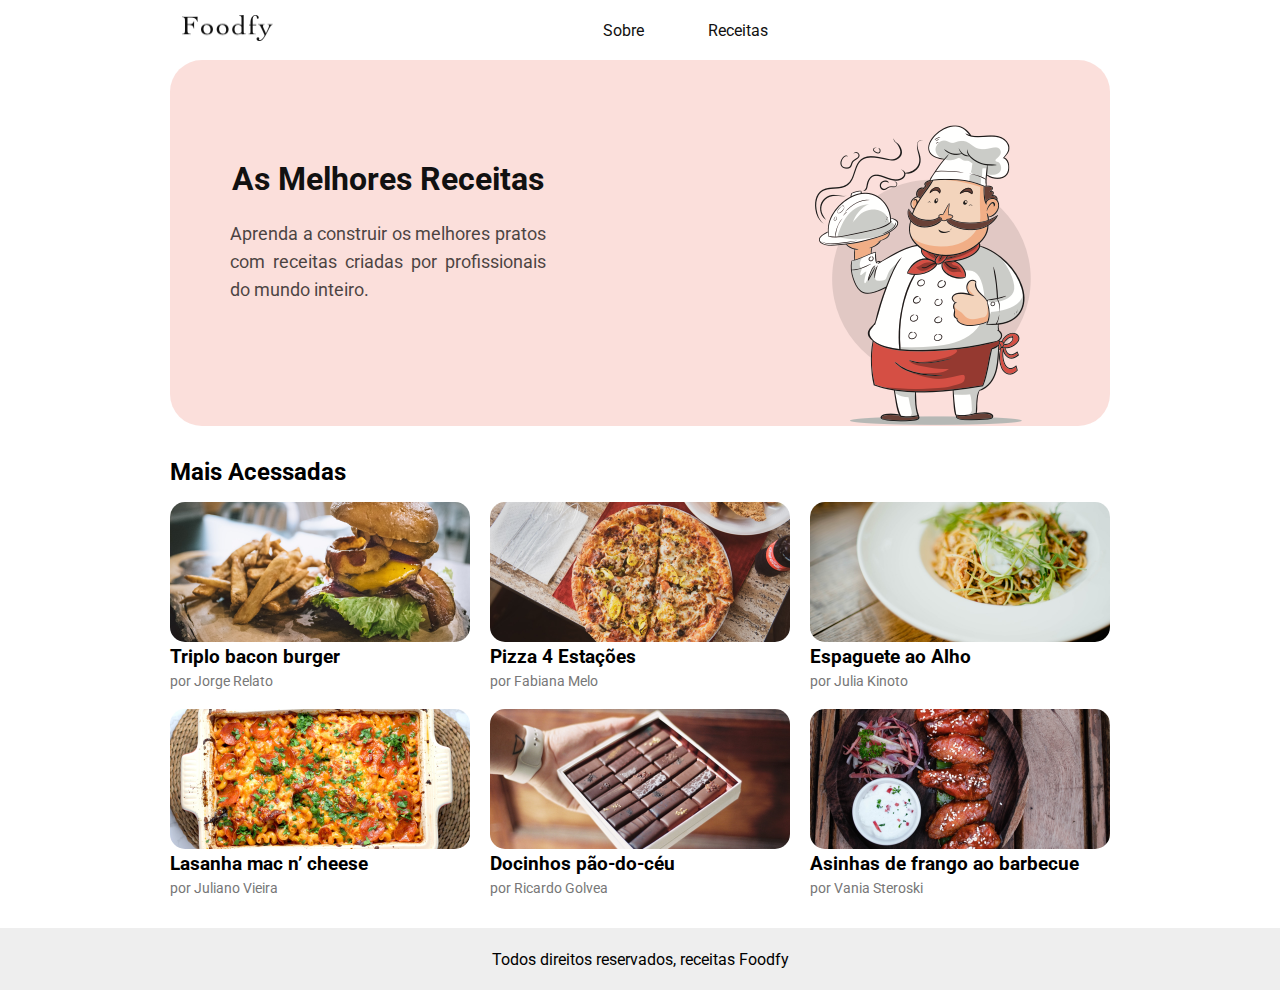
<file: index.html>
<!DOCTYPE html>
<html lang="en">
<head>
    <meta charset="UTF-8">
    <meta name="viewport" content="width=device-width, initial-scale=1.0">
    <title>Foodfy</title>

    <link href="https://fonts.googleapis.com/css2?family=Roboto:wght@100;300;400;500;700;900&display=swap" rel="stylesheet">
    <link rel="stylesheet" href="style.css">

</head>
<body>

    <header>
            <a href="index.html"><img src="./layouts/assets/logo.png" alt="logofoodfy">
            </a>

        <div class="links">
            <a href="about.html">Sobre</a>
            <a href="recipes.html">Receitas</a>
        </div>          

    </header>

    <section class="banner">
        <div class="painel">
            <h2>As Melhores Receitas</h2>
            <p>Aprenda a construir os melhores pratos com receitas criadas por profissionais do mundo inteiro.</p>
        </div>
    </section>

    <section class="views">
            <h2>Mais Acessadas</h2>
    </section>

    <section class="cards">
        
        <div class="card">
            <img src="./layouts/assets/burger.png" alt="burger">
            <h3>Triplo bacon burger</h3>
            <p>por Jorge Relato</p>
        </div>

        <div class="card">
            <img src="./layouts/assets/pizza.png" alt="pizza">
            <h3>Pizza 4 Estações</h3>
            <p>por Fabiana Melo</p>
        </div>
              
        <div class="card">
            <img src="./layouts/assets/espaguete.png" alt="burger">
            <h3>Espaguete ao Alho</h3>
            <p>por Julia Kinoto</p>
        </div>

        <div class="card">
            <img src="./layouts/assets/lasanha.png" alt="lasanha">
            <h3>Lasanha mac n’ cheese</h3>
            <p>por Juliano Vieira</p>
        </div>

        <div class="card">
            <img src="./layouts/assets/doce.png" alt="doce">
            <h3>Docinhos pão-do-céu</h3>
            <p>por Ricardo Golvea</p>
        </div>

        <div class="card">
            <img src="./layouts/assets/asinhas.png" alt="wings">
            <h3>Asinhas de frango ao barbecue</h3>
            <p>por Vania Steroski</p>
        </div>
    </section>
    
    <footer>
        <div class="footer">
            <p>Todos direitos reservados, receitas Foodfy</p>
        </div>
    </footer>

</body>
</html>
</file>
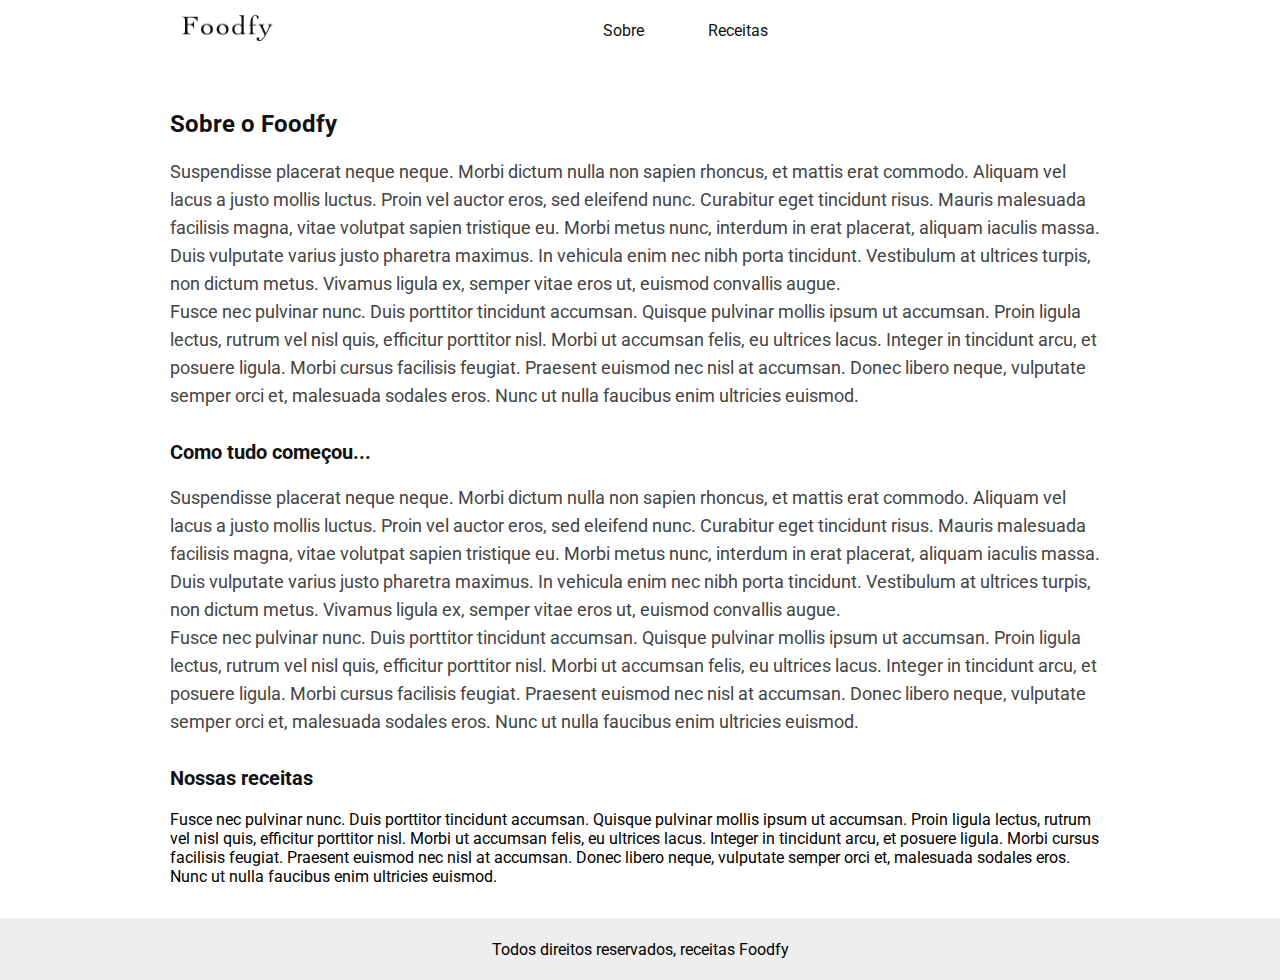
<file: about.html>
<!DOCTYPE html>
<html lang="en">
<head>
    <meta charset="UTF-8">
    <meta name="viewport" content="width=device-width, initial-scale=1.0">
    <title>Foodfy</title>

    <link href="https://fonts.googleapis.com/css2?family=Roboto:wght@100;300;400;500;700;900&display=swap" rel="stylesheet">
    <link rel="stylesheet" href="style.css">

</head>
<body>

    <header>
            <a href="index.html"><img src="./layouts/assets/logo.png" alt="logofoodfy">
            </a>

        <div class="links">
            <a href="about.html">Sobre</a>
            <a href="recipes.html">Receitas</a>
        </div>          

    </header>

    <section class="container_about">

        <h2>Sobre o Foodfy</h2>
        <P>
            Suspendisse placerat neque neque. Morbi dictum nulla non sapien rhoncus, et mattis erat commodo. Aliquam vel lacus a justo mollis luctus. Proin vel auctor eros, sed eleifend nunc. Curabitur eget tincidunt risus. Mauris malesuada facilisis magna, vitae volutpat sapien tristique eu. Morbi metus nunc, interdum in erat placerat, aliquam iaculis massa. Duis vulputate varius justo pharetra maximus. In vehicula enim nec nibh porta tincidunt. Vestibulum at ultrices turpis, non dictum metus. Vivamus ligula ex, semper vitae eros ut, euismod convallis augue.
            <br>
            Fusce nec pulvinar nunc. Duis porttitor tincidunt accumsan. Quisque pulvinar mollis ipsum ut accumsan. Proin ligula lectus, rutrum vel nisl quis, efficitur porttitor nisl. Morbi ut accumsan felis, eu ultrices lacus. Integer in tincidunt arcu, et posuere ligula. Morbi cursus facilisis feugiat. Praesent euismod nec nisl at accumsan. Donec libero neque, vulputate semper orci et, malesuada sodales eros. Nunc ut nulla faucibus enim ultricies euismod.
        </P>

        <h3>Como tudo começou...</h3>
        <p>
            Suspendisse placerat neque neque. Morbi dictum nulla non sapien rhoncus, et mattis erat commodo. Aliquam vel lacus a justo mollis luctus. Proin vel auctor eros, sed eleifend nunc. Curabitur eget tincidunt risus. Mauris malesuada facilisis magna, vitae volutpat sapien tristique eu. Morbi metus nunc, interdum in erat placerat, aliquam iaculis massa. Duis vulputate varius justo pharetra maximus. In vehicula enim nec nibh porta tincidunt. Vestibulum at ultrices turpis, non dictum metus. Vivamus ligula ex, semper vitae eros ut, euismod convallis augue.
            <br>
            Fusce nec pulvinar nunc. Duis porttitor tincidunt accumsan. Quisque pulvinar mollis ipsum ut accumsan. Proin ligula lectus, rutrum vel nisl quis, efficitur porttitor nisl. Morbi ut accumsan felis, eu ultrices lacus. Integer in tincidunt arcu, et posuere ligula. Morbi cursus facilisis feugiat. Praesent euismod nec nisl at accumsan. Donec libero neque, vulputate semper orci et, malesuada sodales eros. Nunc ut nulla faucibus enim ultricies euismod.
        </p>

        <h3>Nossas receitas</h4>
            Fusce nec pulvinar nunc. Duis porttitor tincidunt accumsan. Quisque pulvinar mollis ipsum ut accumsan. Proin ligula lectus, rutrum vel nisl quis, efficitur porttitor nisl. Morbi ut accumsan felis, eu ultrices lacus. Integer in tincidunt arcu, et posuere ligula. Morbi cursus facilisis feugiat. Praesent euismod nec nisl at accumsan. Donec libero neque, vulputate semper orci et, malesuada sodales eros. Nunc ut nulla faucibus enim ultricies euismod.
        <p>

        </p>

    </section>
    
    <footer>
        <div class="footer">
            <p>Todos direitos reservados, receitas Foodfy</p>
        </div>
    </footer>

</body>
</html>
</file>
<file: style.css>
*{
    margin: 0;
    padding: 0;
    border: 0;
    box-sizing: border-box;
}

body {
    font-family: 'Roboto';

}

/* ------------ HEADER --------- */

header {
    height: 60px;
    max-width: 940px;
    padding: 12px;
    display: flex;
    margin: 0 auto;
    align-items: center;
}

header a img {
    width: 90.6px;
    height: 26.9px;

}
    
header div {
    text-align: center;
}

.links {
    margin: auto;
    text-align: center;
}

.links a{
    color: #111111;
    font-size: 16px;
    text-decoration: none;
    margin: auto 30px ;
}

/* ------------ BANNER e RECIPES --------- */

.banner {
    max-height: 366px;
    max-width: 940px;
    margin: 0 auto;
}

.painel {
    background: #FBDFDB url(./layouts/assets/fundo.png) no-repeat;
    background-position: 645px 65px;
    min-height: 366px;
    min-width: 940px;
    border-radius: 32px;
    display: grid;
    padding: 100px 550px 100px 60px;
}

.painel h2 {
    max-width: 316px;
    max-height: 38px;
    font-size: 32px;
    font-weight: bold;
    color: #111111;
    text-align: center;
    line-height: 38px;
}

.painel p {
    color: #000000;
    font-size: 18px;
    max-width: 316px;
    max-height: 84px;
    line-height: 28px;
    opacity: 0.7;
    text-align: justify;
}

/* ------------CARDS --------- */

.views {
    max-width: 940px;
    margin: 32px auto 16px
}

.cards {
    display: grid;
    grid-template-columns: 1fr 1fr 1fr;
    max-width: 940px;
    gap: 20px;
    margin: 0 auto;
}

.card img {
    width: 100%;
    border-radius: 15px;
    cursor: pointer;
}

.card p {
    margin-top: 5px;
    font-size: 14px;
    line-height: 16px;
    color: #777777;
}

.card h4 {
    margin-top: 20px;
    font-size: 18px;
    line-height: 21px;
}

/* ------------CARDS --------- */

footer {
    height: 62px;
    max-width: 1400px;
    margin: 32px auto 0;
    background-color: #EEEEEE;
    display: flex;
    align-items: center;
    justify-content: center;
}

footer p {
    margin: auto;
}

/* ------------ about --------- */

.container_about {
    max-width: 940px;
    margin: 32px auto 16px
}

.container_about h2 {
    color: #111111;
    font-weight: bold;
    font-size: 24px;
    line-height: 28px;
    margin: 50px 0 20px 0;
}

.container_about h3 {
    color: #111111;
    font-weight: bold;
    font-size: 20px;
    line-height: 24px;
    margin: 30px 0 20px 0;
}

.container_about p{
    color: #444444;
    font-weight: normal;
    font-size: 18px;
    line-height: 28px;
}


/* ------------ Modal --------- */

.modal-overlay {
    display: flex;
    align-items: center;
    justify-content: center;
}
.modal {
    background-color: rgb(0, 0, 0, 0.6);
    width: 100%;
    height: 100%;
    position: absolute;
    top: 0;
    left: 0;
    bottom: 0;
    display: flex;
    align-items: center;
    justify-content: center;
    display: none;
}

.modal-content {
    width: 660px;
    height: 413px;
    background-color: #ffffff;
    border-radius: 15px;
    text-align: center;
    padding: 30px;
    position: relative;
}

.modal-content img {
    height: 200px;
    width: 600px;    
    margin-bottom: 12px;
}

.modal .close {
    display: flex;
    align-items: center;
    justify-content: center;
    font-size: 16px;
    color: #999999;
    cursor: pointer;
    transition: 500ms;
    margin: 65px auto 12px;
}

.modal .close span img {
    width: 15px;
    height: 15px;
    margin: 0 5px 0 0;
}

.modal .close:hover {
    opacity: 0.8;
}


/*---MODAL ACTIVE---*/
.modal-overlay.active {
    opacity: 1;
    visibility: visible;
}
</file>
